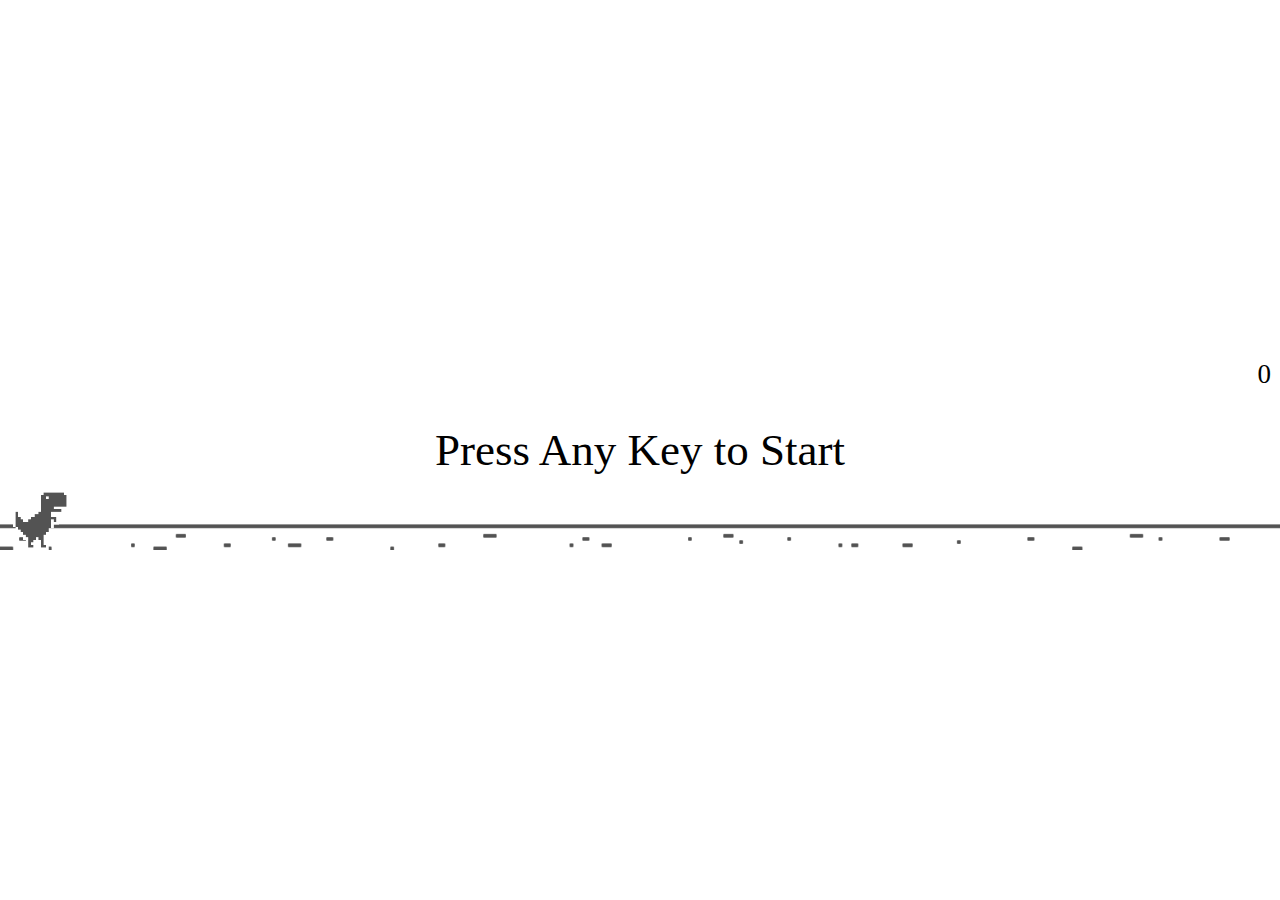
<file: DinoGame/index.html>
<!DOCTYPE html>
<html lang="en">
  <head>
    <meta charset="UTF-8" />
    <meta http-equiv="X-UA-Compatible" content="IE=edge" />
    <meta name="viewport" content="width=device-width, initial-scale=1.0" />
    <title>Game</title>
    <script src="./js/script.js" type="module"></script>
    <script src="./js/ground.js" type="module"></script>
    <link rel="stylesheet" href="./css/style.css" />
    <link
      href="https://cdn.jsdelivr.net/npm/bootstrap@5.1.3/dist/css/bootstrap.min.css"
      rel="stylesheet"
      integrity="sha384-1BmE4kWBq78iYhFldvKuhfTAU6auU8tT94WrHftjDbrCEXSU1oBoqyl2QvZ6jIW3"
      crossorigin="anonymous"
    />
  </head>
  <body>
    <div class="world" data-world>
      <div class="score" data-score>0</div>
      <div class="start-screen" data-start-screen>Press Any Key to Start</div>
      <img src="./img/ground.png" class="ground" alt="" data-ground />
      <img src="./img/ground.png" class="ground" alt="" data-ground />
      <img src="./img/dino-stationary.png" class="dino" alt="" data-dino />
    </div>

    <!-- JQuery cdn -->
    <script
      src="https://code.jquery.com/jquery-3.6.0.slim.js"
      integrity="sha256-HwWONEZrpuoh951cQD1ov2HUK5zA5DwJ1DNUXaM6FsY="
      crossorigin="anonymous"
    ></script>
    <!-- bootstrap JS files -->
    <script
      src="https://cdn.jsdelivr.net/npm/bootstrap@5.1.3/dist/js/bootstrap.bundle.min.js"
      integrity="sha384-ka7Sk0Gln4gmtz2MlQnikT1wXgYsOg+OMhuP+IlRH9sENBO0LRn5q+8nbTov4+1p"
      crossorigin="anonymous"
    ></script>
  </body>
</html>
</file>
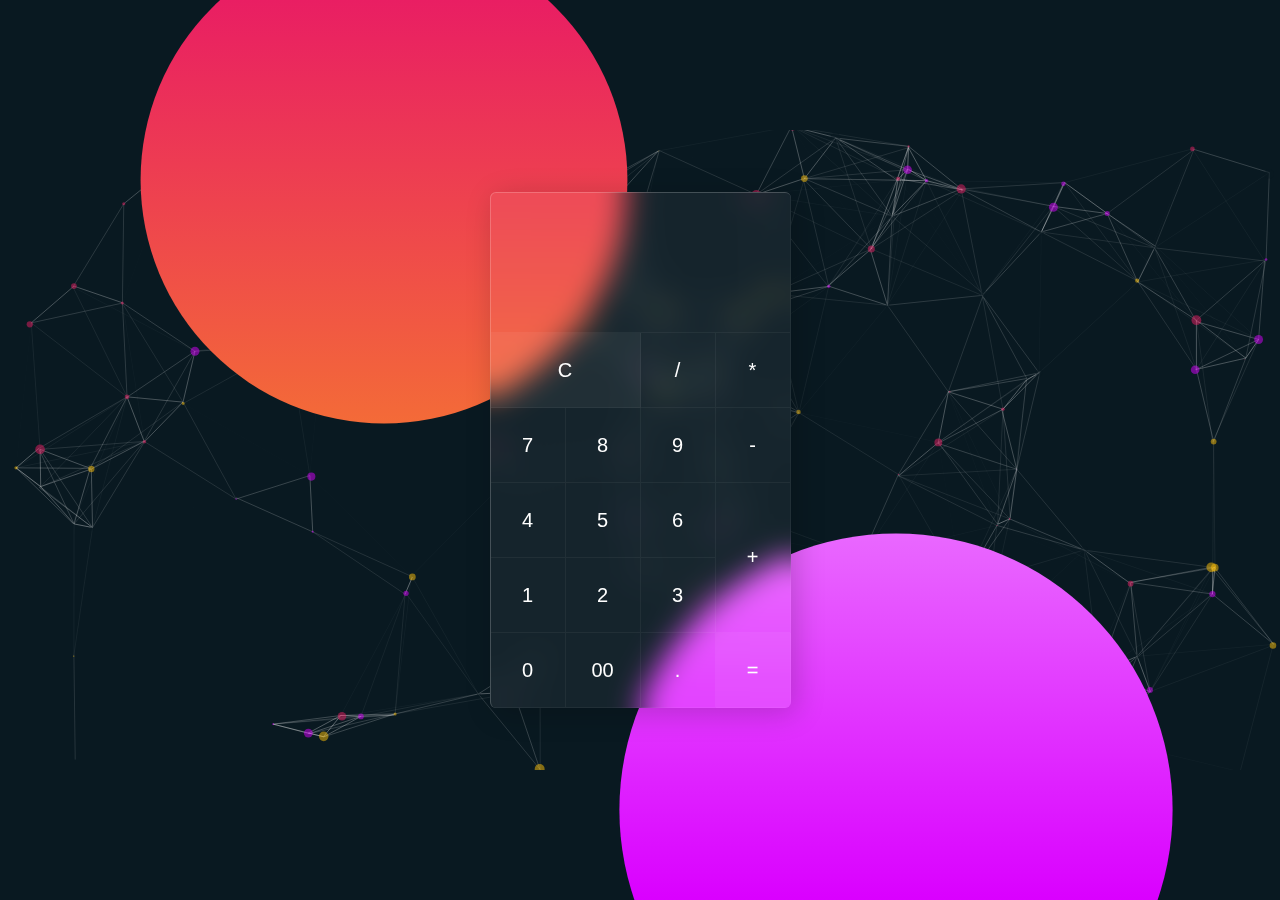
<file: Glassmorphism_Calculator/index.html>
<!DOCTYPE html>
<html>
<head>
	<title>Calculator</title>
	<link rel="stylesheet" type="text/css" href="css/style.css">
</head>
<body id="particles-js">
	<div class="container">
			<form class="calculator" name="calc">
				<input type="text" readonly class="value" name="txt"/>
				<span class="num clear" onclick="calc.txt.value=''">C</span>
				<span class="num" onclick="document.calc.txt.value += '/'">/</span>
				<span class="num" onclick="document.calc.txt.value += '*'">*</span>
				<span class="num" onclick="document.calc.txt.value += '7'">7</span>
				<span class="num" onclick="document.calc.txt.value += '8'">8</span>
				<span class="num" onclick="document.calc.txt.value += '9'">9</span>
				<span class="num" onclick="document.calc.txt.value += '-'">-</span>
				<span class="num" onclick="document.calc.txt.value += '4'">4</span>
				<span class="num" onclick="document.calc.txt.value += '5'">5</span>
				<span class="num" onclick="document.calc.txt.value += '6'">6</span>
				<span class="num plus" onclick="document.calc.txt.value += '+'">+</span>
				<span class="num" onclick="document.calc.txt.value += '1'">1</span>
				<span class="num" onclick="document.calc.txt.value += '2'">2</span>
				<span class="num" onclick="document.calc.txt.value += '3'">3</span>
				<span class="num" onclick="document.calc.txt.value += '0'">0</span>
				<span class="num" onclick="document.calc.txt.value += '00'">00</span>
				<span class="num" onclick="document.calc.txt.value += '.'">.</span>
				<span class="num equal" onclick="document.calc.txt.value = eval(calc.txt.value)">=</span>			
			</form>
		</div>
	
	<script src="js/particles.js"></script>
	<script src="js/app.js"></script>
	<script type="text/javascript" src="js/vanilla-tilt.js"></script>
	<script type="text/javascript">
	VanillaTilt.init(document.querySelector(".container"), {
		max: 15,
		speed: 400,
		glare: true,
		"max-glare": 0.2
	});
	</script>
	
</body>
</html>
</file>
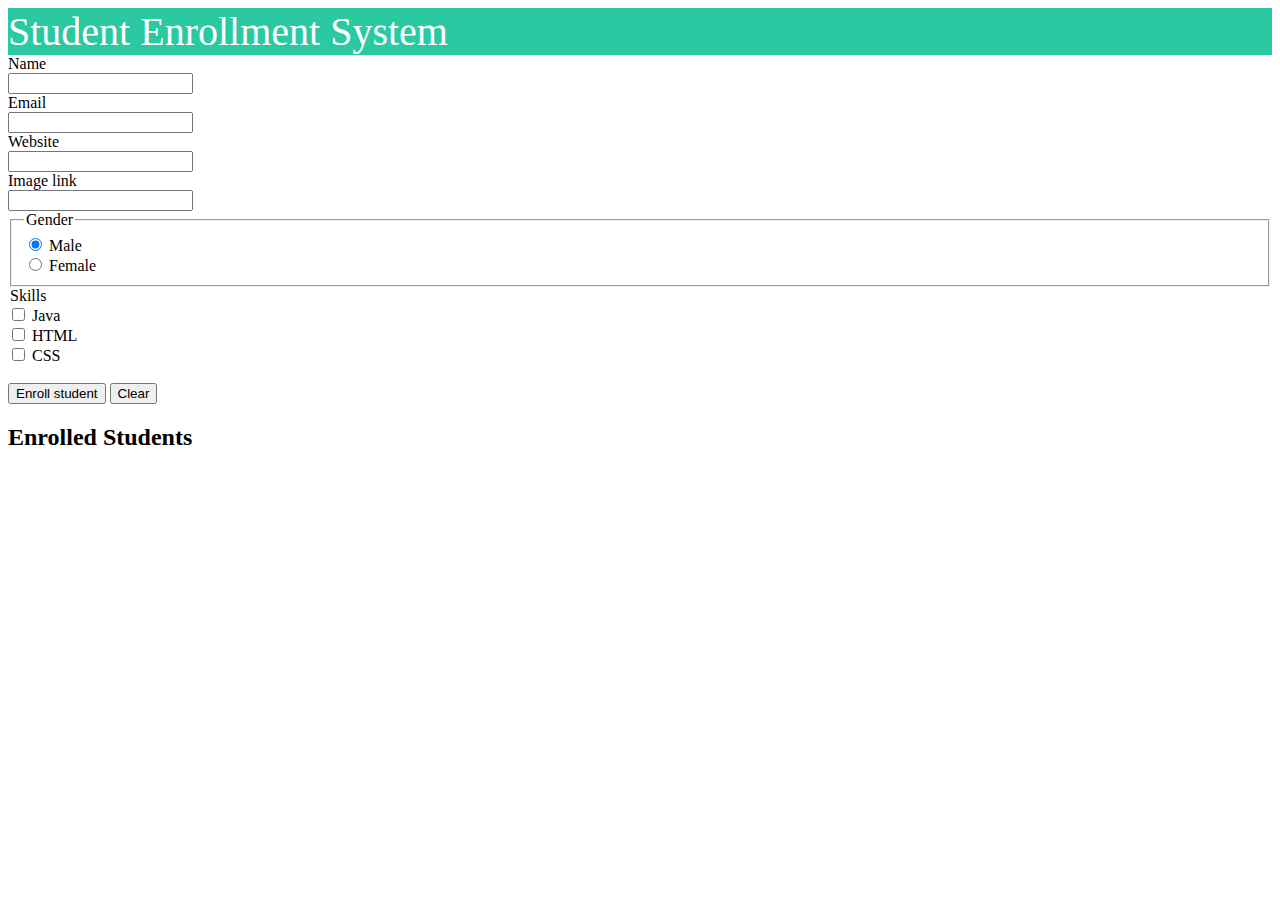
<file: LoginInfo/index.html>
<!DOCTYPE HTML>
<html>
    <head>
        <link href="https://cdn.jsdelivr.net/npm/bootstrap@5.0.0-beta3/dist/css/bootstrap.min.css" rel="stylesheet" integrity="sha384-eOJMYsd53ii+scO/bJGFsiCZc+5NDVN2yr8+0RDqr0Ql0h+rP48ckxlpbzKgwra6" crossorigin="anonymous">
        <title>Student Enrollment System></title>
        <script src="srcript.js"></script>
        <style>
            tr:nth-child(even){
                background-color: rgb(206, 245, 148);
            }
            
        </style>
    </head>
    <body>
        <nav class="navbar" style="background-color: rgb(42, 201, 161);">
            <div class=" container-fluid mt-3 mb-3">
              <a class="mx-auto"href="#" style="text-decoration: none;color:white;font-size:40px ;">Student Enrollment System</a>
            </div>
        </nav>
        <div class="container">
            <div class="row">
              <div class="col-sm">
                <form class="needs-validation" novalidate>
                    <div class="row mb-3 mt-3">
                      <label for="inputEmail3" class="col-sm-2 col-form-label">Name</label>
                      <div class="col-sm-7">
                        <input type="text" class="form-control" id="nameId">
                      </div>
                    </div>
                    <div class="row mb-3 mt-3">
                        <label for="inputEmail3" class="col-sm-2 col-form-label">Email</label>
                        <div class="col-sm-7">
                          <input type="email" class="form-control" id="emailId">
                        </div>
                    </div>
                    <div class="row mb-3 mt-3">
                        <label for="inputEmail3" class="col-sm-2 col-form-label">Website</label>
                        <div class="col-sm-7">
                            <input type="text" class="form-control" id="websiteId">
                        </div>
                    </div>
                    <div class="row mb-3 mt-3">
                        <label for="inputEmail3" class="col-sm-2 col-form-label">Image link</label>
                        <div class="col-sm-7">
                            <input type="url" class="form-control" id="linkId">
                        </div>
                    </div>
                    <fieldset class="row mb-3">
                      <legend class="col-form-label col-sm-2 pt-0">Gender</legend>
                      <div class="col-sm-7">
                        <div class="form-check" id='genderIDs'>
                          <input class="form-check-input" type="radio" name="gridRadios" id="gridRadios1" value="Male" checked>
                          <label class="form-check-label" for="gridRadios1">
                            Male
                          </label>
                        </div>
                        <div class="form-check">
                          <input class="form-check-input" type="radio" name="gridRadios" id="gridRadios2" value="Female" >
                          <label class="form-check-label" for="gridRadios2">
                            Female
                          </label>
                        </div>
                    </fieldset>
                 
                    <div class="col mb-3 mt-3" id="skillsIDs">
                        <legend class="col-form-label col-sm-2 pt-0">Skills</legend>
                        <div class="form-check form-check-inline">
                            <input class="form-check-input" type="checkbox" name="opt" id="inlineCheckbox1" value="Java">
                            <label class="form-check-label" for="inlineCheckbox1">Java</label>
                          </div>
                          <div class="form-check form-check-inline">
                            <input class="form-check-input" type="checkbox" name="opt" id="inlineCheckbox2" value="HTML">
                            <label class="form-check-label" for="inlineCheckbox2">HTML</label>
                          </div>
                          <div class="form-check form-check-inline">
                            <input class="form-check-input" type="checkbox" name="opt" id="inlineCheckbox3" value="CSS">
                            <label class="form-check-label" for="inlineCheckbox3">CSS</label>
                          </div>
                    </div>
                    <br>
                    <button type="button" onclick="validate()" class="btn btn-primary btn-lg">Enroll student</button>
                    <button type="button" class="btn btn-danger btn-lg mx-2">Clear</button>
                  </form>
            </div>
            <div class="col-sm">
                <h2 class="text-center pt-3 mb-5">Enrolled Students </h2>
                <!-- <table class="table table-bordered" id="my-table">
                    <thead>
                        <tr style="background-color: greenyellow;">
                            <th colspan="4" scope="col">Description</th>
                            <th scope="col">Image</th>
                        </tr>
                    </thead>
                    <tbody>
                        <tr>
                            <td colspan="4">Mark</td>
                            <td>Otto</td>
                        </tr>
                        <tr>
                            <td colspan="4">Thornton</td>
                            <td>@fat</td>
                        </tr>
                        <tr>
                            <td colspan="4">the Bird</td>
                            <td>@twitter</td>
                        </tr>
                    </tbody>
                </table> -->
                <table class="table table-borderd">

                </table>
               
               






              </div>
            </div>
        </div>
        <script src="https://cdn.jsdelivr.net/npm/bootstrap@5.0.0-beta3/dist/js/bootstrap.bundle.min.js" integrity="sha384-JEW9xMcG8R+pH31jmWH6WWP0WintQrMb4s7ZOdauHnUtxwoG2vI5DkLtS3qm9Ekf" crossorigin="anonymous"></script>
    </body>
</html>
</file>
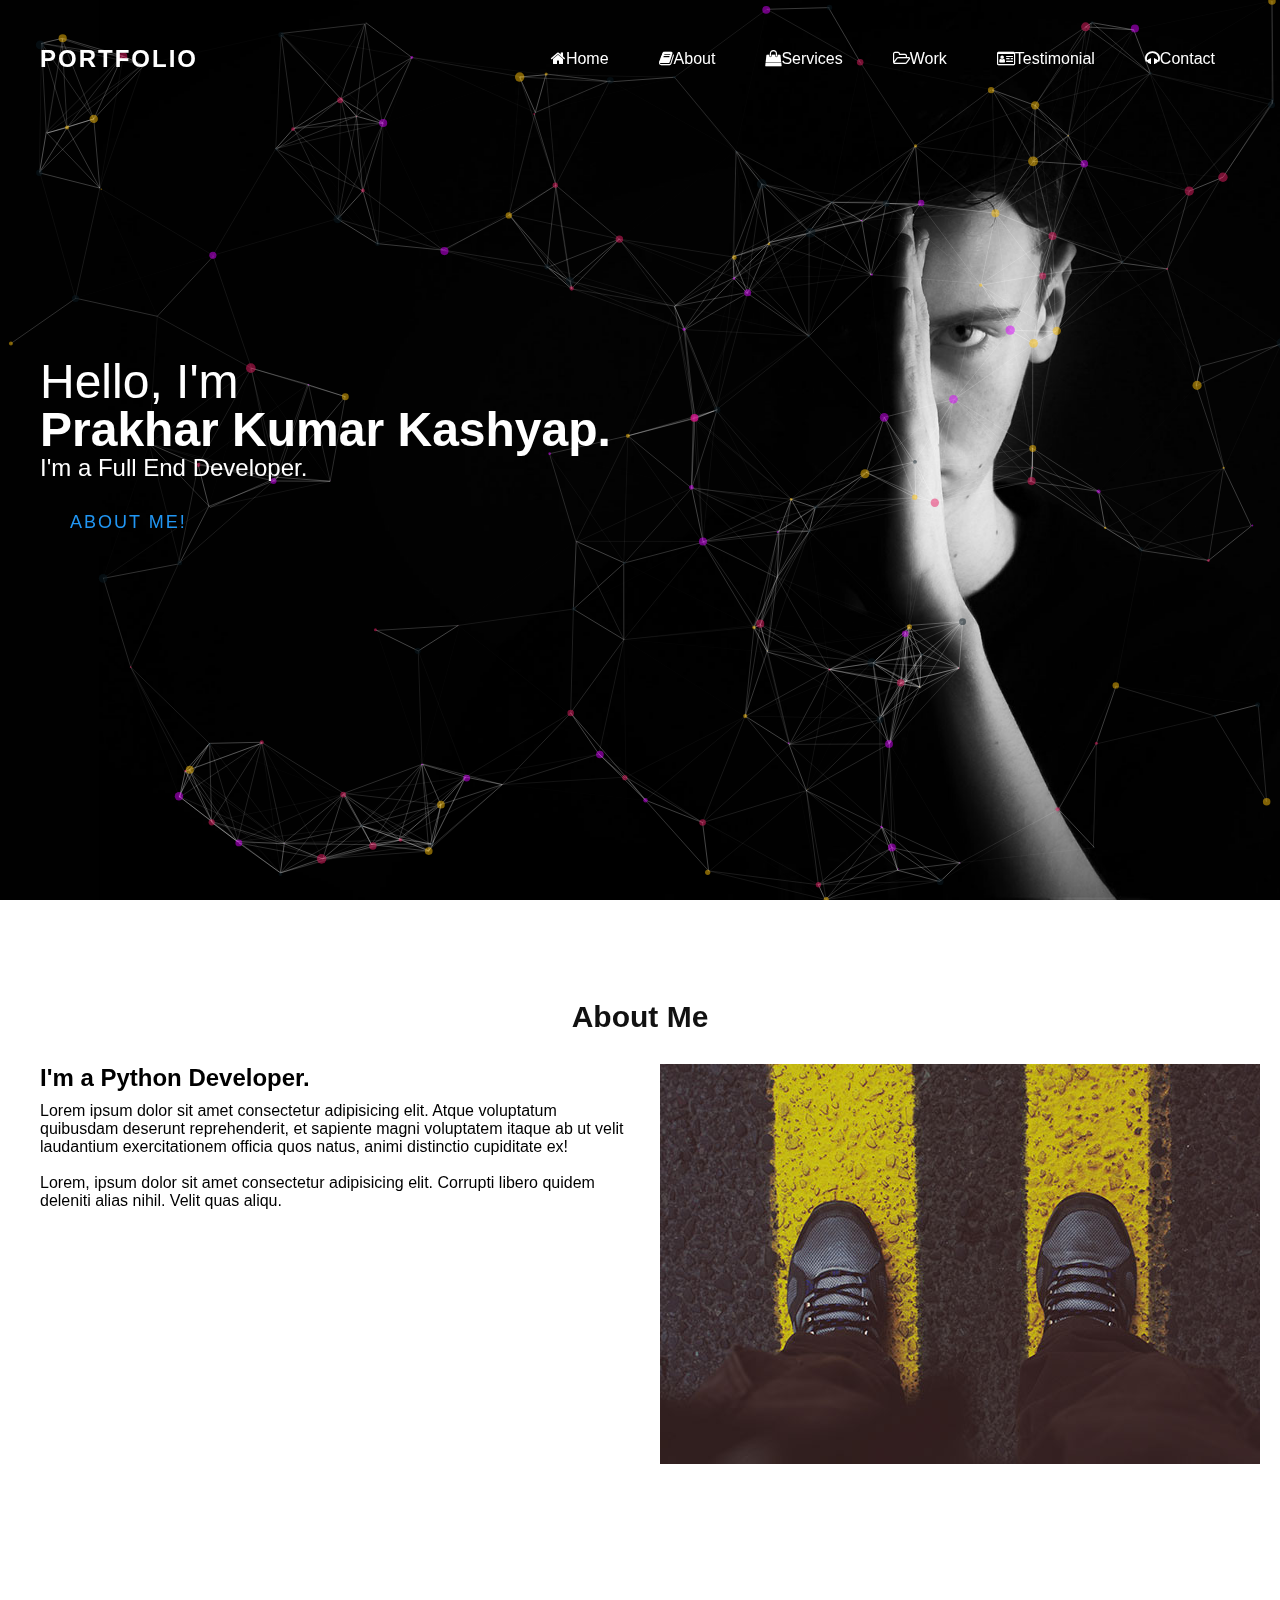
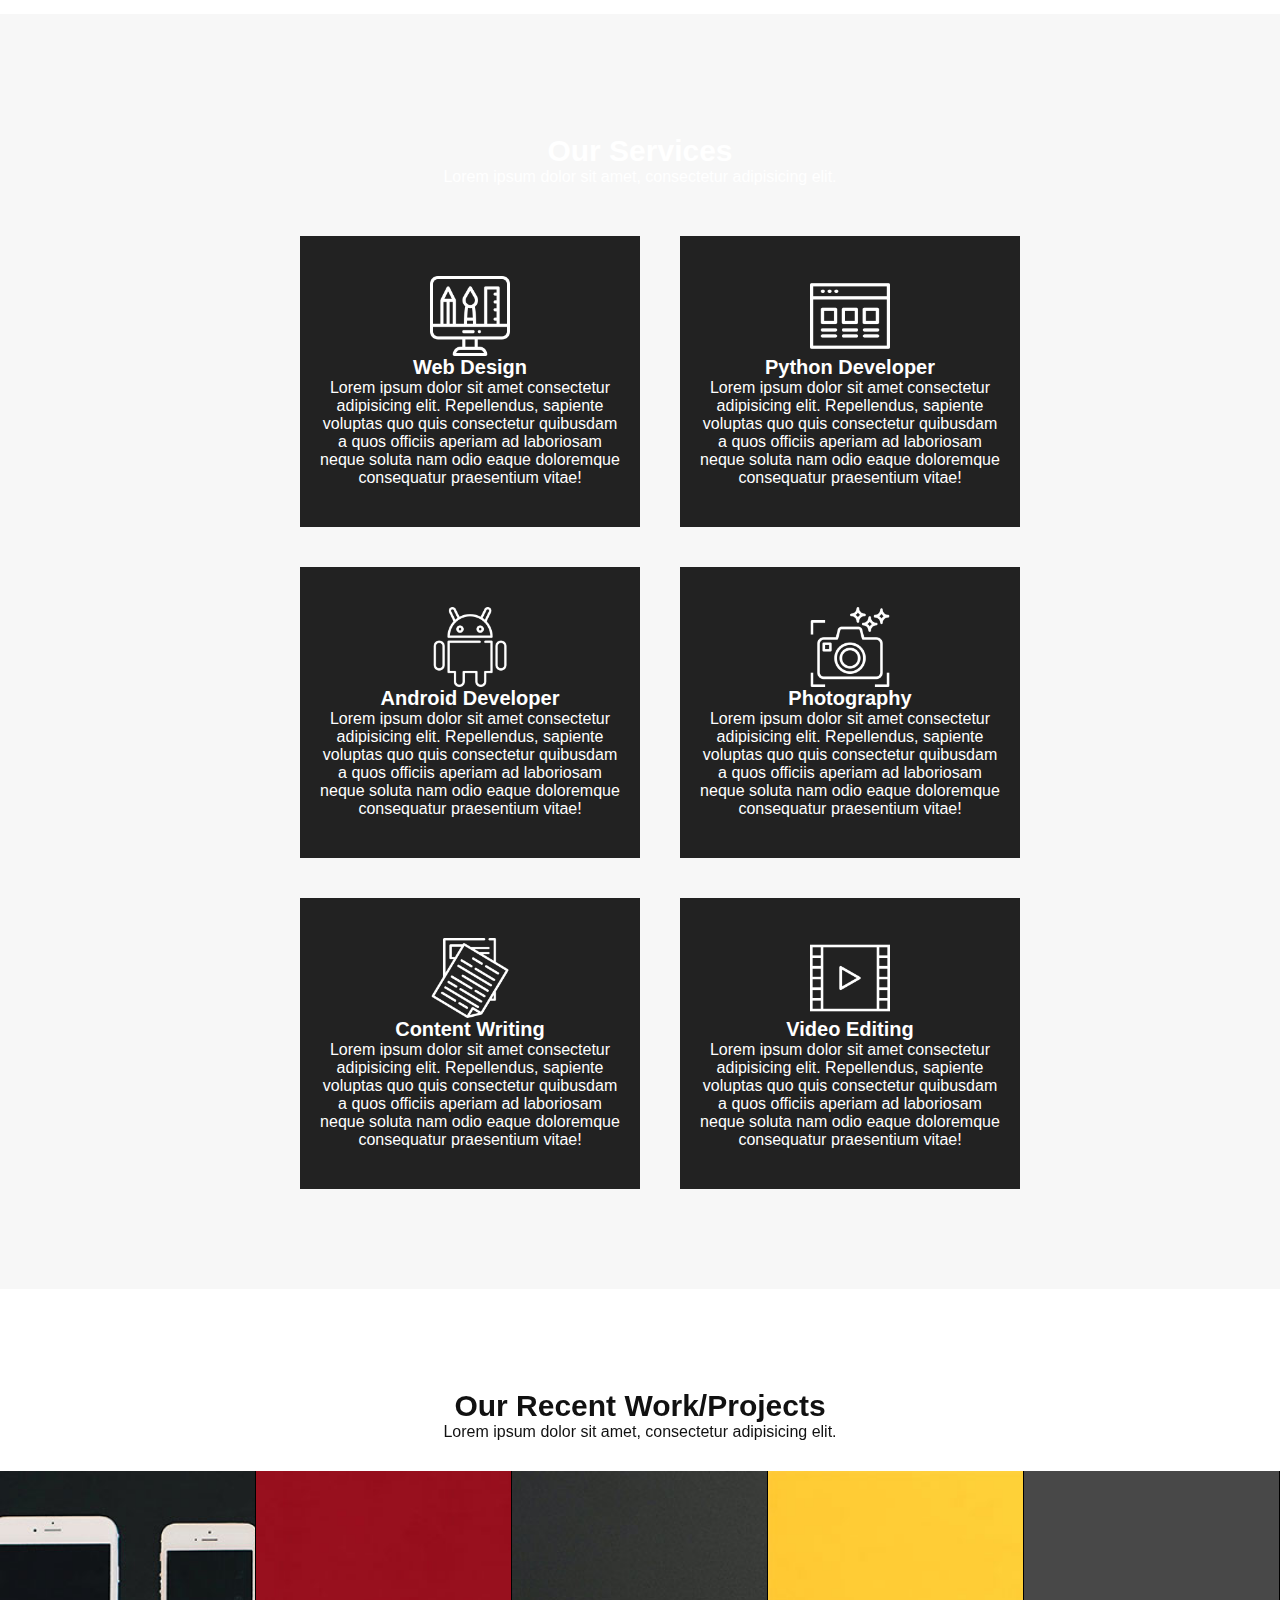
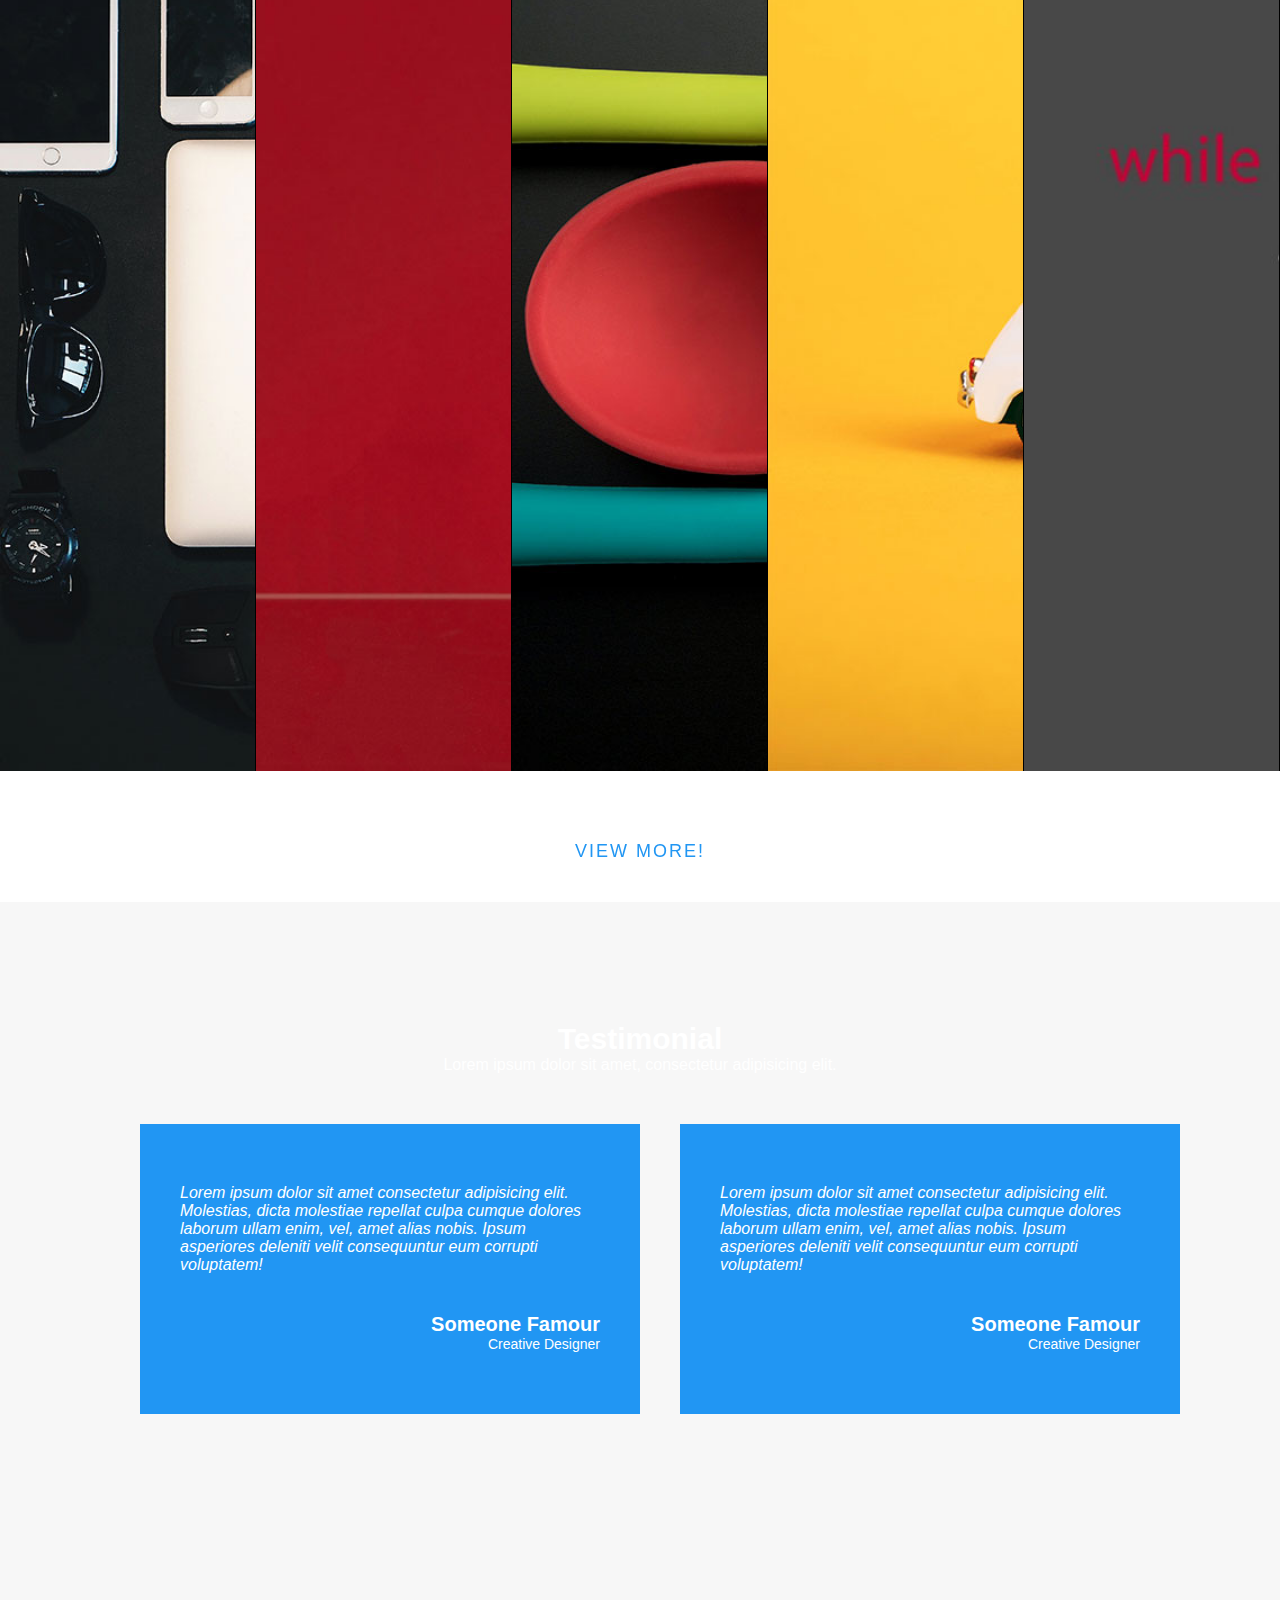
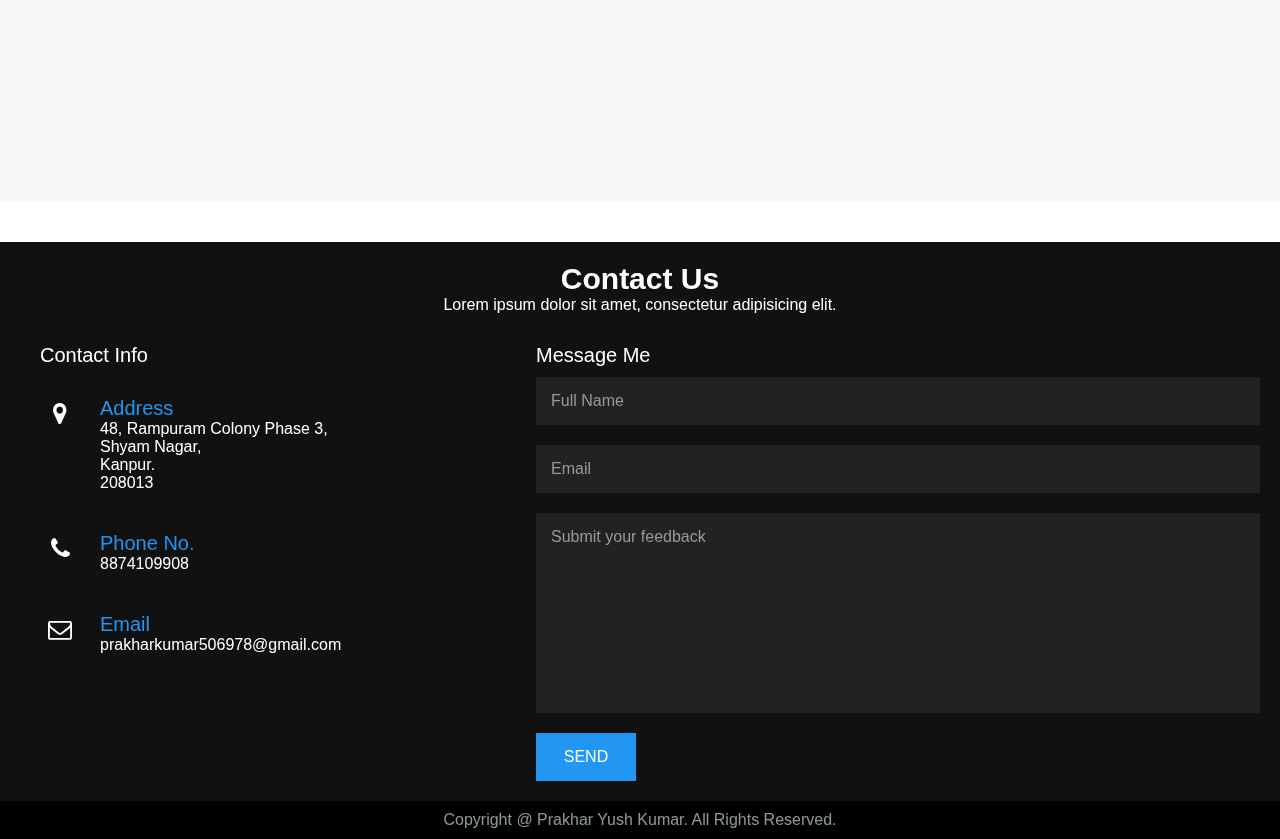
<file: Portfolio_Website/index.html>
<html lang="en">
    <head>
        <meta name="viewport" content="width=device-width, initial-scale=1.0">
        <meta charset="UTF-8">
        <title>Personal Portfolio Website</title>
        <link href="https://stackpath.bootstrapcdn.com/font-awesome/4.7.0/css/font-awesome.min.css" rel="stylesheet"
            integrity="sha384-wvfXpqpZZVQGK6TAh5PVlGOfQNHSoD2xbE+QkPxCAFlNEevoEH3Sl0sibVcOQVnN" crossorigin="anonymous">
        <link rel="stylesheet" href="css/style.css">
    </head>
    <body>
        <div id="particles-js"></div>
        <!---------------------- Front Page ----------------------------->
        <header>
            <a href="#home" class="logo">Portfolio</a>
            <div class="toggle" onclick="toggleMenu()"></div>
            <ul>
                <li><a href="#home" class="activ"><i class="fa fa-home home"></i>Home</a></li>
                <li><a href="#about"><i class="fa fa-book"></i>About</a></li>
                <li><a href="#services"><i class="fa fa-shopping-bag"></i>Services</a></li>
                <li><a href="#work"><i class="fa fa-folder-open-o"></i>Work</a></li>
                <li><a href="#testimonial"><i class="fa fa-id-card-o"></i>Testimonial</a></li>
                <li><a href="#contact"><i class="fa fa-headphones"></i>Contact</a></li>
            </ul>
        </header>
        <section class="banner" id="home">
            <div class="textBx">
                <h2>Hello, I'm <br><span>Prakhar Kumar Kashyap.</span></h2>
                <h3>I'm a Full End Developer.</h3>
                <a href="#about" class="btn">
                    <span></span>
                    <span></span>
                    <span></span>
                    <span></span>
                    About Me!</a>
            </div>
        </section>

        <!------------------------- About section ----------------------->
        <section class="about" id="about">
            <div class="heading">
                <h2>About Me</h2>
            </div>
            <div class="content">
                <div class="contentBx w50">
                    <h3>I'm a Python Developer.</h3>
                    <p>Lorem ipsum dolor sit amet consectetur adipisicing 
                        elit. Atque voluptatum quibusdam deserunt 
                        reprehenderit, et sapiente magni voluptatem itaque 
                        ab ut velit laudantium exercitationem officia quos 
                        natus, animi distinctio cupiditate ex!<br><br>
                        Lorem, ipsum dolor sit amet consectetur adipisicing 
                        elit. Corrupti libero quidem deleniti alias nihil. 
                        Velit quas aliqu.
                    </p>
                </div>
                <div class="w50">
                    <img src="images/img1.jpg" class="img">
                </div>
            </div>
        </section>

    
        <!-------------------- Services section ----------------------------->
        <section class="services" id="services"> 
            <div class="heading white">
                <h2>Our Services</h2>
                <p>Lorem ipsum dolor sit amet, consectetur adipisicing elit.</p>
            </div>
            <div class="content">
                <div class="servicesBx">
                    <img src="images/icon1.png">
                    <h2>Web Design</h2>
                    <p>Lorem ipsum dolor sit amet consectetur adipisicing elit. Repellendus, sapiente voluptas quo quis consectetur quibusdam a quos officiis aperiam ad laboriosam neque soluta nam odio eaque doloremque consequatur praesentium vitae!</p>
                </div>
                <div class="servicesBx">
                    <img src="images/icon2.png">
                    <h2>Python Developer</h2>
                    <p>Lorem ipsum dolor sit amet consectetur adipisicing elit. Repellendus, sapiente voluptas quo quis consectetur
                        quibusdam a quos officiis aperiam ad laboriosam neque soluta nam odio eaque doloremque consequatur praesentium
                        vitae!</p>
                </div>
                <div class="servicesBx">
                    <img src="images/icon3.png">
                    <h2>Android Developer</h2>
                    <p>Lorem ipsum dolor sit amet consectetur adipisicing elit. Repellendus, sapiente voluptas quo quis consectetur
                        quibusdam a quos officiis aperiam ad laboriosam neque soluta nam odio eaque doloremque consequatur praesentium
                        vitae!</p>
                </div>
                <div class="servicesBx">
                    <img src="images/icon4.png">
                    <h2>Photography</h2>
                    <p>Lorem ipsum dolor sit amet consectetur adipisicing elit. Repellendus, sapiente voluptas quo quis consectetur
                        quibusdam a quos officiis aperiam ad laboriosam neque soluta nam odio eaque doloremque consequatur praesentium
                        vitae!</p>
                </div>
                <div class="servicesBx">
                    <img src="images/icon5.png">
                    <h2>Content Writing</h2>
                    <p>Lorem ipsum dolor sit amet consectetur adipisicing elit. Repellendus, sapiente voluptas quo quis consectetur
                        quibusdam a quos officiis aperiam ad laboriosam neque soluta nam odio eaque doloremque consequatur praesentium
                        vitae!</p>
                </div>
                <div class="servicesBx">
                    <img src="images/icon6.png">
                    <h2>Video Editing</h2>
                    <p>Lorem ipsum dolor sit amet consectetur adipisicing elit. Repellendus, sapiente voluptas quo quis consectetur
                        quibusdam a quos officiis aperiam ad laboriosam neque soluta nam odio eaque doloremque consequatur praesentium
                        vitae!</p>
                </div>
            </div>
        </section>

        <!--------------- Work section ------------------------>

        <section class="work" id="work">
            <div class="heading">
                <h2>Our Recent Work/Projects</h2>
                <p>Lorem ipsum dolor sit amet, consectetur adipisicing elit.</p>
            </div>
            <!-- <div class="content">
                <div class="workBx">
                    <img src="images/product1.jpg">
                </div>
                <div class="workBx">
                    <img src="images/product2.jpg">
                </div>
                <div class="workBx">
                    <img src="images/product3.jpg">
                </div>
                <div class="workBx">
                    <img src="images/product4.jpg">
                </div>
                <div class="workBx">
                    <img src="images/product5.jpg">
                </div>
                <div class="workBx">
                    <img src="images/product6.jpg">
                </div>
            </div> -->

            <ul class="workBx">
                <li>
                    <div class="workContent">
                        <h2>What is this picture?</h2><br>
                        <p>Lorem ipsum dolor sit amet, Prakhar Kumar Kashyap consectetur dipisicing elit, sed do eiusmod
                            tempor incididunt ut labore et dolore magna aliqua. Ut enim ad minim veniam.
                        </p>
                    </div>
                </li>
                <li>
                    <div class="workContent">
                        <h2>What is this picture?</h2><br>
                        <p>Lorem ipsum dolor sit amet, consectetur dipisicing elit, sed do eiusmod
                            tempor incididunt ut labore et dolore magna aliqua. Ut enim ad minim veniam.
                        </p>
                    </div>
                </li>
                <li>
                    <div class="workContent">
                        <h2>What is this picture?</h2><br>
                        <p>Lorem ipsum dolor sit amet, consectetur dipisicing elit, sed do eiusmod
                            tempor incididunt ut labore et dolore magna aliqua. Ut enim ad minim veniam.
                        </p>
                    </div>
                </li>
                <li>
                    <div class="workContent">
                        <h2>What is this picture?</h2><br>
                        <p>Lorem ipsum dolor sit amet, consectetur dipisicing elit, sed do eiusmod
                            tempor incididunt ut labore et dolore magna aliqua. Ut enim ad minim veniam.
                        </p>
                    </div>
                </li>
                <li>
                    <div class="workContent">
                        <h2>What is this picture?</h2><br>
                        <p>Lorem ipsum dolor sit amet, consectetur dipisicing elit, sed do eiusmod
                            tempor incididunt ut labore et dolore magna aliqua. Ut enim ad minim veniam.
                        </p>
                    </div>
                </li>
            </ul>




            <div class="heading">
                <a href="#work" class="btn">
                    <span></span>
                    <span></span>
                    <span></span>
                    <span></span>
                    View More!</a>
            </div>
        </section>
        
        <!------------ Testimonial section -------------------->
        <section class="testimonial" id="testimonial">
            <div class="heading">
                <h2>Testimonial</h2>
                <p>Lorem ipsum dolor sit amet, consectetur adipisicing elit.</p>
            </div>
            <div class="content">
                <div class="testimonialBx">
                    <p>Lorem ipsum dolor sit amet consectetur adipisicing elit. Molestias, dicta molestiae repellat culpa cumque dolores laborum ullam enim, vel, amet alias nobis. Ipsum asperiores deleniti velit consequuntur eum corrupti voluptatem!</p>
                    <h3>Someone Famour<br><span>Creative Designer</span></h3>
                </div>
                <div class="testimonialBx">
                    <p>Lorem ipsum dolor sit amet consectetur adipisicing elit. Molestias, dicta molestiae repellat culpa cumque dolores
                        laborum ullam enim, vel, amet alias nobis. Ipsum asperiores deleniti velit consequuntur eum corrupti voluptatem!
                    </p>
                    <h3>Someone Famour<br><span>Creative Designer</span></h3>
                </div>
            </div>
        </section>

        <!-------------------- Contact section ----------------->

        <section class="contact" id="contact">
            <div class="heading white">
                <h2>Contact Us</h2>
                <p>Lorem ipsum dolor sit amet, consectetur adipisicing elit.</p>
            </div>
            <div class="content">
                <div class="contactInfo">
                    <h3>Contact Info</h3>
                    <div class="contactInfoBx">
                        <div class="box">
                            <div class="icon">
                                <i class="fa fa-map-marker"></i>
                            </div>
                            <div class="text">
                                <h3>Address</h3>
                                <p>48, Rampuram Colony Phase 3,<br>Shyam Nagar,<br>Kanpur.<br>208013</p>
                            </div>
                        </div>
                        <div class="box">
                            <div class="icon">
                                <i class="fa fa-phone"></i>
                            </div>
                            <div class="text">
                                <h3>Phone No.</h3>
                                <p>8874109908</p>
                            </div>
                        </div>
                        <div class="box">
                            <div class="icon">
                                <i class="fa fa-envelope-o"></i>
                            </div>
                            <div class="text">
                                <h3>Email</h3>
                                <p>prakharkumar506978@gmail.com</p>
                            </div>
                        </div>
                    </div>
                </div>
                <div class="formBx">
                    <form>
                        <h3>Message Me</h3>
                        <input type="text" name="" placeholder="Full Name">
                        <input type="email" name="" placeholder="Email">
                        <textarea placeholder="Submit your feedback"></textarea>
                        <input type="submit" value="Send">
                    </form>
                </div>
            </div>
        </section>

        <!--------------- copyright section ------------------->
        <div class="copyright">
            <p>Copyright @ Prakhar Yush Kumar. All Rights Reserved.</p>
        </div>

        <script src="js/particles.js"></script>
        <script src="js/app.js"></script>
        <script type="text/javascript" src="js/vanilla-tilt.js"></script>
        <script type="text/javascript">
            window.addEventListener('scroll', function () {
                var header = document.querySelector('header');
                header.classList.toggle('sticky', window.scrollY > 0);
            });
        </script>
        <script type="text/javascript">
            VanillaTilt.init(document.querySelectorAll(".servicesBx"), {
                max: 25,
                speed: 400,
                glare: true,
                "max-glare": 0.7
            });
        </script>
    </body>
</html>
</file>
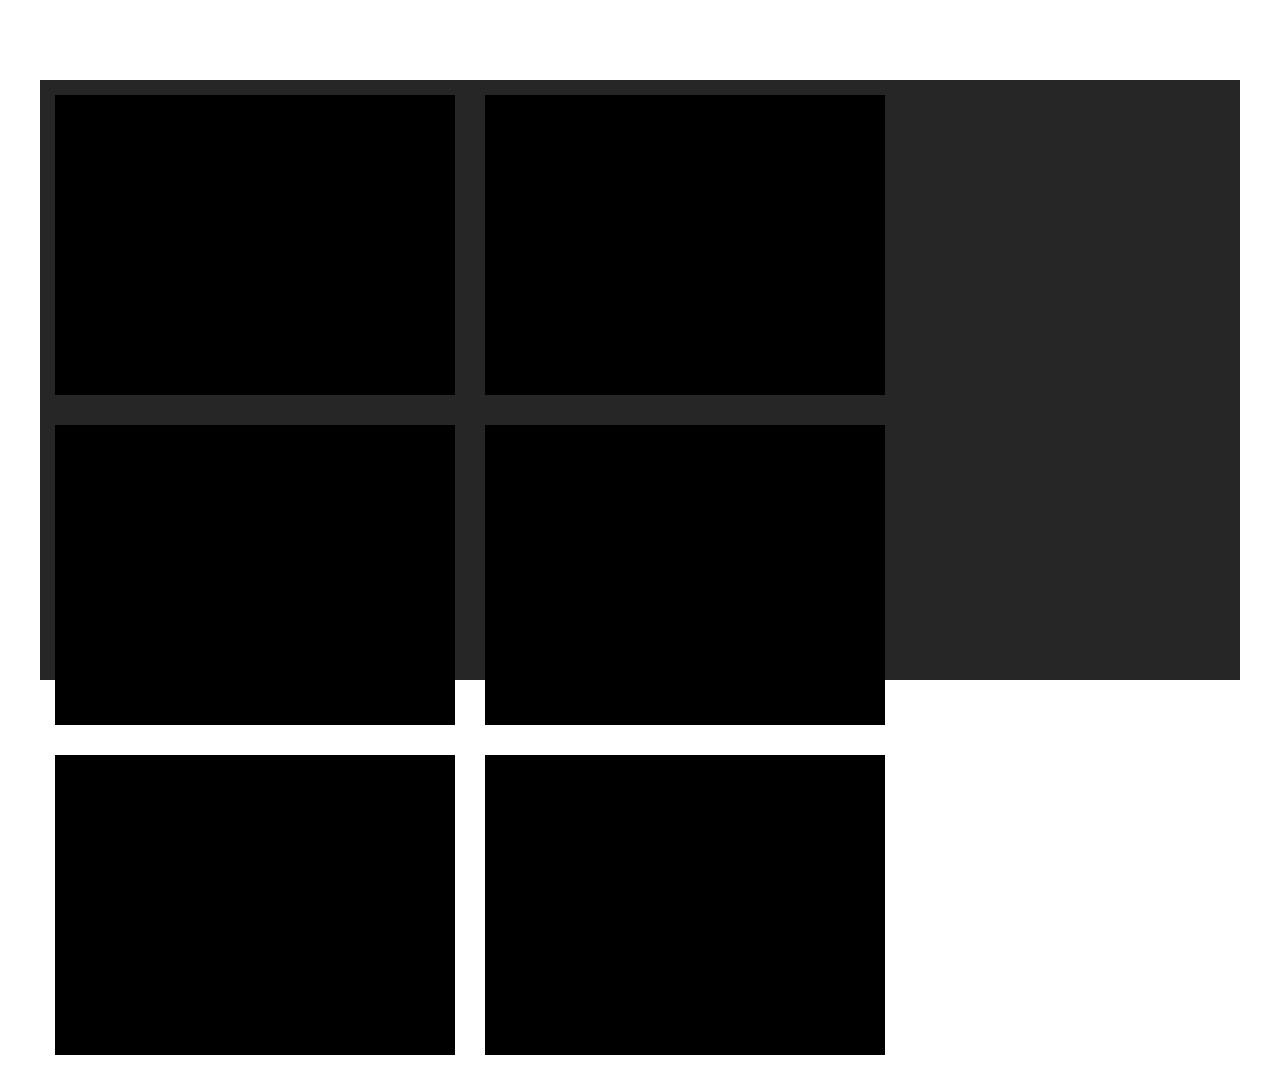
<file: image_hover.html>
<!DOCTYPE html>
<html>
<head>
	<title>Image</title>
	<link rel="stylesheet" type="text/css" href="ihover.css">
</head>
<body>
	<div class="container">
		<div class="box"></div>
		<div class="box"></div>
		<div class="box"></div>
		<div class="box"></div>
		<div class="box"></div>
		<div class="box"></div>
	</div>
</body>
</html>
</file>
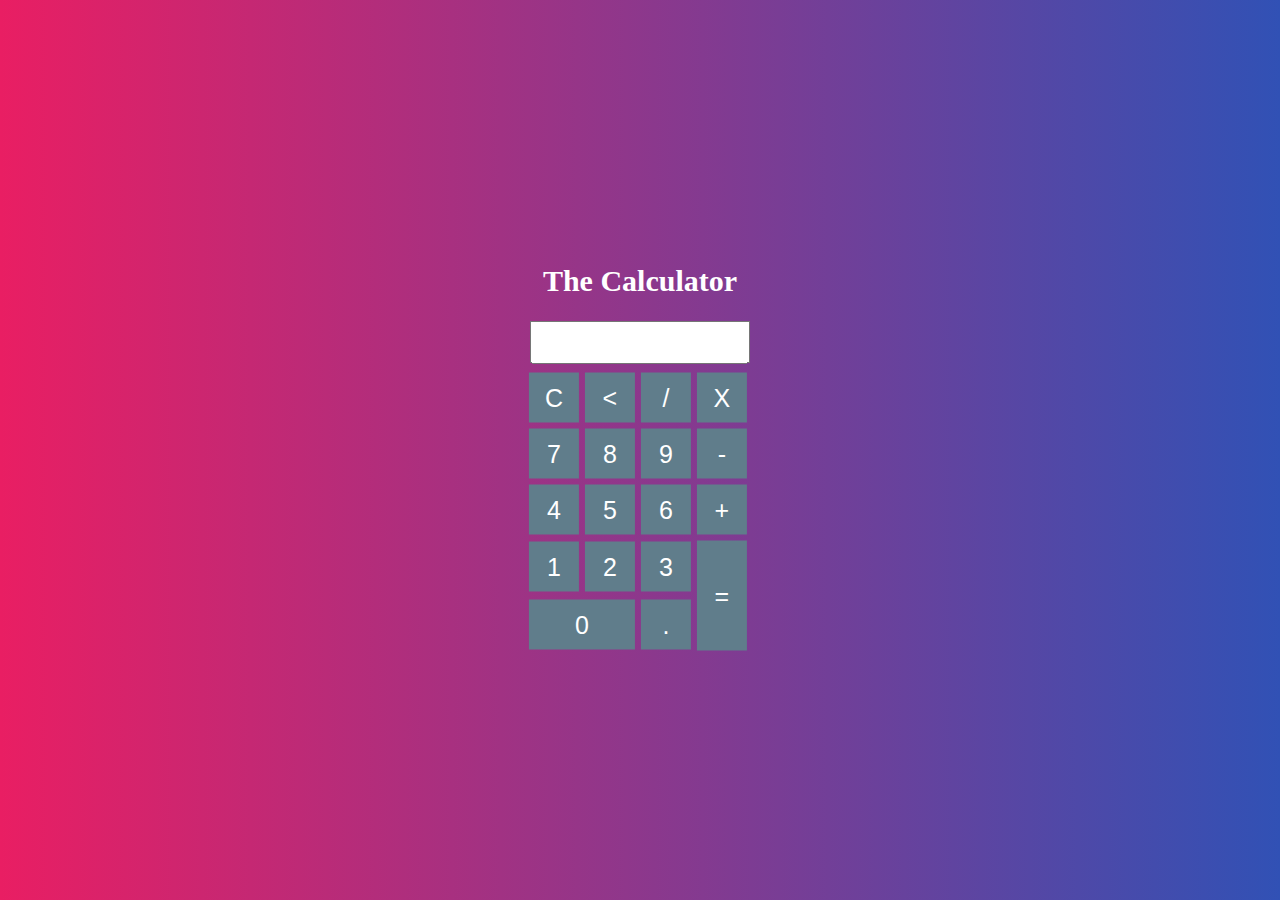
<file: Calculator_JavaScript/calci.html>
<html>
    <head>
        <title>Calculator</title>
        <script>
            function insert(num){
                document.form.textview.value = document.form.textview.value + num;
            }
            function equal(){
                var res = document.form.textview.value;
                if(res){
                    document.form.textview.value = eval(res);
                }
            }
            function clean(){
                document.form.textview.value = "";
            }
            function back(){
                var exp = document.form.textview.value;
                document.form.textview.value = exp.substring(0, exp.length-1);
            }
        </script>
        <link href="calcu.css" type="text/css" rel="stylesheet">
    </head>
    <body>
        <div class="bg"></div>
        <div class="main">
                <h2 id="heading">The Calculator</h2>
            <form name="form">
                <input class="textview" name="textview">
            </form>
            <table>
                <tr>
                    <td><input class="button" type="button" value="C" onclick="clean()"></td>
                    <td><input class="button" type="button" value="<" onclick="back('<')"></td>
                    <td><input class="button" type="button" value="/" onclick="insert('/')"></td>
                    <td><input class="button" type="button" value="X" onclick="insert('*')"></td>
                </tr>
                <tr>
                    <td><input class="button" type="button" value="7" onclick="insert(7)"></td>
                    <td><input class="button" type="button" value="8" onclick="insert(8)"></td>
                    <td><input class="button" type="button" value="9" onclick="insert(9)"></td>
                    <td><input class="button" type="button" value="-" onclick="insert('-')"></td>
                </tr>
                <tr>
                    <td><input class="button" type="button" value="4" onclick="insert(4)"></td>
                    <td><input class="button" type="button" value="5" onclick="insert(5)"></td>
                    <td><input class="button" type="button" value="6" onclick="insert(6)"></td>
                    <td><input class="button" type="button" value="+" onclick="insert('+')"></td>
                </tr>
                <tr>
                    <td><input class="button" type="button" value="1" onclick="insert(1)"></td>
                    <td><input class="button" type="button" value="2" onclick="insert(2)"></td>
                    <td><input class="button" type="button" value="3" onclick="insert(3)"></td>
                    <td rowspan="5"><input class="button" type="button" style="height: 110;" value="=" onclick="equal()"></td>
                </tr>
                <tr>
                    <td colspan="2"><input class="button" type="button" style="width:106;" value="0" onclick="insert(0)"></td>
                    <td><input class="button" type="button" value="." onclick="insert('.')"></td>
                </tr>

            </table>
        </div>
    </body>
</html>
</file>
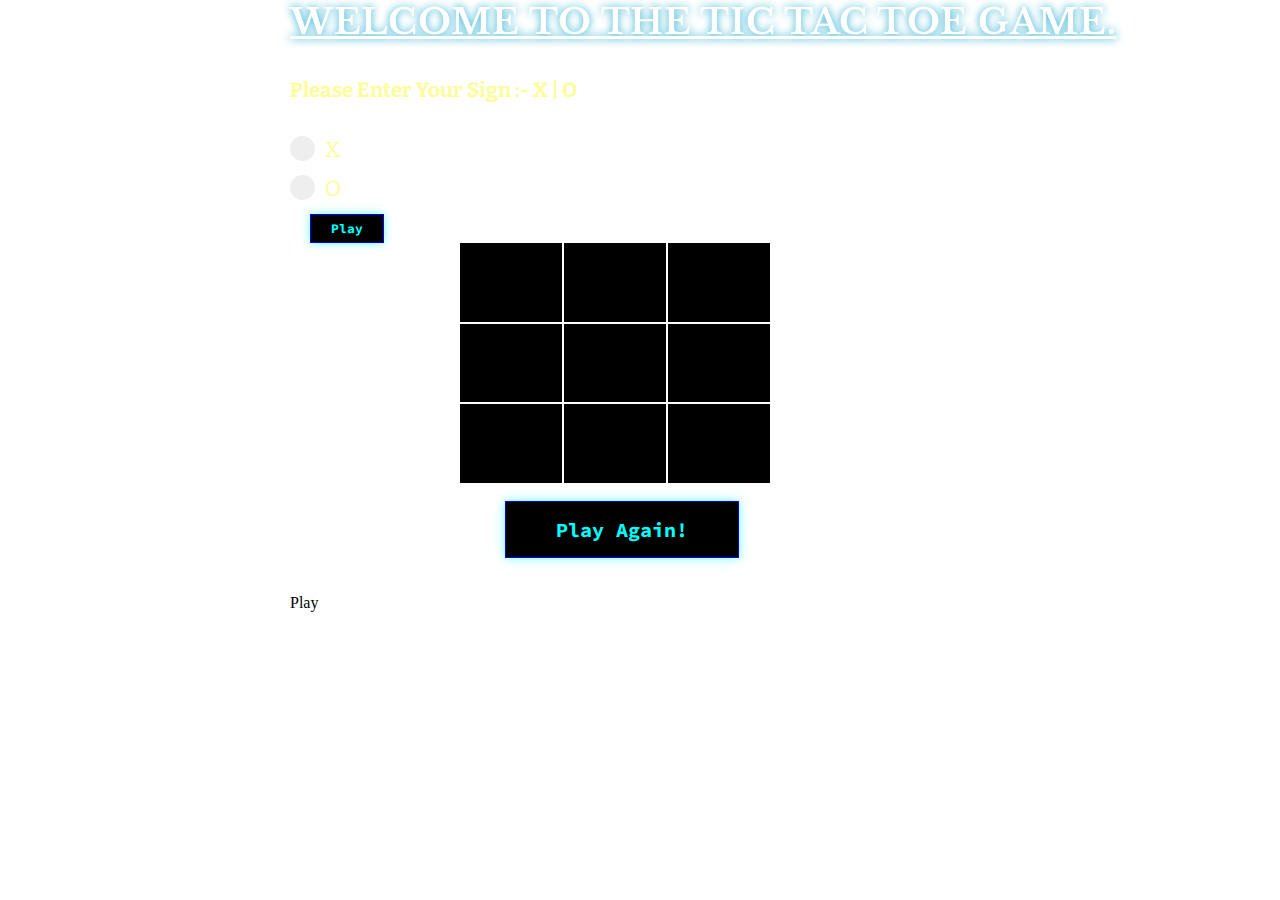
<file: Tic_Tac_Toe/TicTacToeGame.html>
<html>
    <head>
        <title>TicTacToe.</title>
        <link rel="stylesheet" type="text/css" href="game.css">
        <script src ="game.js"></script>
    </head>
    <body >
        <h2><u>Welcome to The Tic Tac Toe Game.</u></h2>
        <div id="message"><h5>Please Enter Your Sign :- X | O </h5>
            <label class="container"> X
                <input type="radio" name="radio" class="sign" value="X">
                <span class="checkmark"></span>
              </label>
              <label class="container"> O
                <input type="radio" name="radio" class="sign" value="O">
                <span class="checkmark"></span>
              </label>
              <button onclick="signing()"  class="option">Play</button>              
        </div>
        <div id = "board">
            <table id="tab" style="cursor: pointer;">
                <tr>
                    <td class="cell" id="0"></td>
                    <td class="cell" id="1"></td>
                    <td class="cell" id="2"></td>
                </tr>
               <tr>
                    <td class="cell" id="3"></td>
                    <td class="cell" id="4"></td>
                    <td class="cell" id="5"></td>
                </tr>
                <tr>
                    <td class="cell" id="6"></td>
                    <td class="cell" id="7"></td>
                    <td class="cell" id="8"></td>
                </tr>
            </table><br>
            <div id="end" style="display: none;">
                <div id="text"></div>
            </div>
            <button onclick="startGame()"  class="btn">Play Again!</button>
        </div><br><br>
    </body>
</htm<button onclick="signing()"  class="btn">Play</button>
</file>
<file: DinoGame/css/style.css>
*,
*::before,
*::after {
  box-sizing: border-box;
  user-select: none;
}

body {
  margin: 0;
  display: flex;
  justify-content: center;
  align-items: center;
  min-height: 100vh;
}

.world {
  overflow: hidden;
  position: relative;
  width: 100%;
  height: 200px;
}

.score {
  position: absolute;
  font-size: 3vmin;
  right: 1vmin;
  top: 1vmin;
}

.start-screen {
  position: absolute;
  font-size: 5vmin;
  top: 50%;
  left: 50%;
  transform: translate(-50%, -50%);
}

.hide {
  display: none;
}

.ground {
  --left: 0;
  position: absolute;
  width: 300%;
  bottom: 0;
  left: calc(var(--left) * 1%);
}

.dino {
  --bottom: 0;
  position: absolute;
  left: 1%;
  height: 30%;
  bottom: calc(var(--bottom) * 1%);
}

.cactus {
  position: absolute;
  left: calc(var(--left) * 1%);
  height: 30%;
  bottom: 0;
}
</file>
<file: Glassmorphism_Calculator/css/style.css>
*{
  margin: 0;
  padding: 0;
  box-sizing: border-box;
  font-family: "Times Now Roman", sans-serif;
}
body{
  display: flex;
  justify-content: center;
  align-items: center;
  min-height: 100vh;
  background: #091921;
}

body::before{
  content: '';
  position: absolute;
  top: 0;
  left: 0;
  width: 100%;
  height: 100%;
  background: linear-gradient(#e91e63, #ffc107);
  clip-path: circle(22% at 30% 20%);
}

body::after{
  content: '';
  position: absolute;
  top: 0;
  left: 0;
  width: 100%;
  height: 100%;
  background: linear-gradient(#ffffff, #da00ff);
  clip-path: circle(25% at 70% 90%);  
}



.container{
  position: absolute;
  background: rgba(255, 255, 255, 0.05);
  border-radius: 6px;
  overflow: hidden;
  z-index: 10;
  backdrop-filter: blur(15px);
  border-top: 1px solid rgba(255, 255, 255, 0.2);
  border-left: 1px solid rgba(255, 255, 255, 0.2);
  box-shadow: 5px 5px 30px rgba(0, 0, 0, 0.2);

}

.container .calculator{
  position: relative;
  display: grid;
}

.container .calculator .value{
  grid-column: span 4;
  height: 140px;
  width: 300px;
  text-align: right;
  border: none;
  outline: none;
  padding: 10px;
  font-size: 30px;
  background: transparent;
  color: #fff;
  border-bottom: 1px solid rgba(255, 255, 255, 0.05);
  border-right: 1px solid rgba(255, 255, 255, 0.05);  
}

.container .calculator span{
  display: grid;
  place-items: center;
  height: 75px;
  width: 75px;
  color: #fff;
  font-weight: 400;
  cursor: pointer;
  font-size: 20px;
  user-select: none;  
  border-bottom: 1px solid rgba(255, 255, 255, 0.05);
  border-right: 1px solid rgba(255, 255, 255, 0.05);
  transition: 0.5s;
}

.container .calculator span:hover{
  transition: 0s;
  background: rgba(255, 255, 255, 0.05);
}

.container .calculator span:active{
  background: #14ff47;
  color: #192f00;
  font-size: 24px;
  font-weight: 500;
}

.container .calculator .clear{
  grid-column: span 2;
  width: 150px;
  background: rgba(255, 255, 255, 0.05);
}

.container .calculator .plus{
  grid-row: span 2;
  height: 150px;
}

.equal{
  background: rgba(255, 255, 255, 0.05);  
}
</file>
<file: Portfolio_Website/css/style.css>
*{
    margin: 0;
    padding: 0;
    box-sizing: border-box;
    font-family: 'Lucida Sans', 'Lucida Sans Regular', 'Lucida Grande', 'Lucida Sans Unicode', Geneva, Verdana, sans-serif;
    scroll-behavior: smooth;
}
#particles-js{
    position: absolute;
    width: 100%;
    height: 100%;
    z-index: -1;
    background-image: url("../bg.jpg");
    background-repeat: no-repeat;
    background-size: cover;
    background-attachment: fixed;
  background-position: center;
  /* background-repeat: no-repeat; */
  /* background-size: cover; */
    
}
.banner{
    
    position: relative;
    min-height: 100vh;
    background-position: right;
    display: flex;
    justify-content: space-between;
    align-items: center;
    padding-left: 40px;
}

.banner h2{
    font-size: 3em;
    color: #ffffff;
    font-weight: 400;
    line-height: 1.0em;
}

.banner h2 span{
    font-size: 1.0em;
    font-weight: 700;
}

.banner h3{
    font-size: 1.5em;
    color: #ffffff;
    font-weight: 500;
    
}

.btn{
    position: relative;
    /* background-color: #2196f3; */
    display: inline-block;
    color: #2196f3;
    margin-top: 20px;
    padding: 10px 30px;
    font-size: 18px;
    text-transform: uppercase;
    text-decoration: none;
    letter-spacing: 2px;
    font-weight: 500;
    overflow: hidden;
    transition: 0.2s;
}

.btn span{
    position: absolute;
    display: block;
}

.btn span:nth-child(1){
    top: 0;
    left: -100%;
    width: 100%;
    height: 2px;
    background: linear-gradient(90deg, transparent, #2196f3);
}

.btn:hover span:nth-child(1){
    left: 100%;
    transition: 1s;
}

.btn span:nth-child(3){
    bottom: 0;
    right: -100%;
    width: 100%;
    height: 2px;
    background: linear-gradient(270deg, transparent, #2196f3);
}

.btn:hover span:nth-child(3){
    right: 100%;
    transition: 1s;
    transition-delay: 0.5s;
}

.btn span:nth-child(2){
    top: -100%;
    right: 0;
    width: 2px;
    height: 100%;
    background: linear-gradient(180deg, transparent, #2196f3);
}

.btn:hover span:nth-child(2){
    top: 100%;
    transition: 1s;
    transition-delay: 0.25s;
}

.btn span:nth-child(4){
    bottom: -100%;
    left: 0;
    width: 2px;
    height: 100%;
    background: linear-gradient(360deg, transparent, #2196f3);
}

.btn:hover span:nth-child(4){
    bottom: 100%;
    transition: 1s;
    transition-delay: 0.75s;
}

.btn:hover{
    color: #fff;
    background: #2196f3;
    box-shadow: 0 0 10px #2196f3,
                0 0 40px #2196f3,
                0 0 80px #2196f3;
    transition-delay: 1s;
    
}

header{
    position: fixed;
    top: 0;
    left: 0;
    width: 100%;
    padding: 40px 40px;
    z-index: 500;
    display: flex;
    justify-content: space-between;
    align-items: center;
    transition: 0.5s;
}

header.sticky{
    background: #ffffff;
    padding: 20px 40px;
    box-shadow: 0 5px 20px rgba(0, 0, 0, 0.1);
}

header .logo{
    color: #ffffff;
    font-size: 24px;
    text-transform: uppercase;
    text-decoration: none;
    font-weight: 700;
    letter-spacing: 2px;
}

header.sticky .logo{
    color: #111111;
}

header ul{
    position: relative;
    display: flex;
}

header ul li{
    position: relative;
    list-style: none;
}

header ul li a{
    position: relative;
    padding: 10px 10px;
    display: inline-block;
    margin: 0 15px;
    color: #ffffff;
    text-decoration: none;
}
header ul li a.active, 
header ul li a:hover{
    background: #2196f3;
}

header.sticky ul li a{
    color: #111111;
}

.about{
    margin-bottom: 150px;
    padding-top: 60px;
}

.heading{
    width: 100%;
    text-align: center;
    margin-bottom: 30px;
    margin-top: 40px;
    color: #111111;
}

.heading h2{
    font-size: 30px;
    font-weight: 600;
}

.content{
    margin-left: 40px;
    display: flex;
    justify-content: space-between;
}

.contentBx{
    padding-right: 30px;
}

.contentBx h3{
    font-size: 24px;
    margin-bottom: 10px;
}

.w50{
    min-width: 50%;
}

img{
    max-width: 100%;
}

.services{
    background: #f7f7f7;
    padding: 80px;
    background-image: url("../bg.jpg");
    min-height: 100%;
      position: relative;
  /* opacity: 0.65; */
  background-attachment: fixed;
  background-position: center;
  background-repeat: no-repeat;
  background-size: cover;
    padding-top: 60px;
}

.heading.white{
    padding-top: 20px;
    color: #fff;
}

.services .content{
    display: flex;
    justify-content: center;
    flex-wrap: wrap;
    flex-direction: row;
}

.services .content .servicesBx{
    padding: 40px 20px;
    background: #222;
    color: #fff;
    max-width: 340px;
    margin: 20px;
    text-align: center;
    transition: 0.5s;
}

.services .content .servicesBx:hover{
    background-color: #2196f3;
} 

.services .content .servicesBx img{
    max-width: 80px;
    filter: invert(1);
}

.services .content .servicesBx h2{
    font-size: 20px;
    font-weight: 600;
}

.work{
    padding-top: 60px;
}

/* .work .content{
    position: relative;
    display: flex;
    justify-content: center;
    padding: 100px;
    flex-wrap: wrap;
}

.work .content .workBx{
    width: 33%;
    
    box-sizing: border-box;
    background: #fff;
    margin-bottom: 20px;
    box-shadow: 0 5px 10px rgba(0, 0, 0, .8);
    
}

.work .content .workBx img{
    
    max-width: 100%;
} */
.workBx{
	position: relative;
	top: 0;
	left: 0;
	width: 100%;
	height: 100vh;
	background: #ccc;
	margin: 0;
	padding: 0;
}

.workBx li{
	list-style: none;
	position: relative;
	width: 20%;
	height: 100%;
	border-right: 1px solid #000;
	float: left;
    box-sizing: border-box;
    text-align: center;
	transition: 0.5s;
	overflow: hidden;
}

.workBx li:nth-child(1){
	background: url(../images/product1.jpg);
	background-size: cover;
	background-position: left; 
}

.workBx li:nth-child(2){
	background: url(../images/product2.jpg);
	background-size: cover;
	background-position: left; 
}

.workBx li:nth-child(3){
	background: url(../images/product3.jpg);
	background-size: cover;
	background-position: left; 
}

.workBx li:nth-child(4){
	background: url(../images/product4.jpg);
	background-size: cover;
	background-position: left; 
}
.workBx li:nth-child(5){
	background: url(../images/product5.jpg);
	background-size: cover;
	background-position: left;
	 
}

.workBx:hover li{
	width: 10%;
}

.workBx li:hover{
	width: 60%;
}

.workBx li .workContent{
	position: absolute;
	bottom: -100%;
    width: 100%;
    height: 15%;
	background: rgba(0, 0, 0, .8);
	box-sizing: border-box;
    color: #fff;
    opacity: 0;
    
}

.workBx li:hover .workContent{
	bottom: 0;
	transition: 0.5s;
	transition-delay: 0.5s;
	opacity: 1;
}


.testimonial{
    background: #f7f7f7;
    padding: 80px;
    background-image: url("../bg.jpg");
    min-height: 100%;
      position: relative;
  /* opacity: 0.65; */
  background-attachment: fixed;
  background-position: center;
  background-repeat: no-repeat;
  background-size: cover;
}

.testimonial .heading {
    color: white
}

.testimonial .content{
    display: flex;
    justify-content: space-between;
    flex-wrap: wrap;
}

.testimonial .content .testimonialBx{
    max-width: calc(50% - 40px);
    padding: 60px 40px;
    margin: 20px;
    background: #2196f3;
}

.testimonial .content .testimonialBx p{
    color: #fff;
    font-style: italic;
    font-size: 16px;
    font-weight: 300;
}

.testimonial .content .testimonialBx h3{
    margin-top: 40px;
    text-align: end;
    color: #fff;
    font-weight: 600;
    font-size: 20px;
    line-height: 1em;
}

.testimonial .content .testimonialBx h3 span{
    font-size: 14px;
    font-weight: 400;
}

.contact{
    background: #111;
}

.formBx{
    min-width: 60%;
}

.formBx form{
    display: flex;
    flex-direction: column;
}

.formBx form h3, .contactInfo h3{
    color: #fff;
    font-size: 20px;
    font-weight: 500;
    margin-bottom: 10px;
}

.formBx form input, .formBx form textarea{
    margin-bottom: 20px;
    padding: 15px;
    margin-right: 20px;
    font-size: 16px;
    border: none;
    outline: none;
    background: #222;
    resize: none;
}

.formBx form textarea{
    min-height: 200px;
}

.formBx form input::placeholder, 
.formBx form textarea::placeholder{
    color: #999;
}

.formBx form input[type="submit"]{
    max-width: 100px;
    background: #2196f3;
    color: #fff;
    cursor: pointer;
    text-transform: uppercase;
}

.contactInfo{
    min-width: 40%;
}

.contactInfoBx{
    position: relative;   
}

.contactInfoBx .box{
    position: relative;
    padding: 20px 0;
    display: flex;
}

.contactInfoBx .box .icon{
    min-width: 40px;
    padding-top: 4px;
    color: #fff;
    display: flex;
    justify-content: center;
    align-items: flex-start;
    font-size: 24px;
}

.contactInfo .box .text{
    display: flex;
    margin-left: 20px;
    font-size: 16px;
    color: #fff;
    flex-direction: column;
    font-weight: 300;
}

.contactInfoBx .box .text h3{
    font-weight: 500;
    color: #2196f3;
    margin-bottom: 0;
}

.copyright{
    background-color: #000;
    color: rgba(226, 240, 248, 0.616);
    text-align: center;
    padding: 10px;
}
</file>
<file: ihover.css>
*{
	margin: 0;
	padding: 0;
	font-family: "Times Now Roman", sans-serif;
}

.container{
	position: relative;
	width: 1200px;
	height: 600px;
	margin: 80px auto 0;
	background: #262626;
}

.container .box{
	position: relative;
	width: 400px;
	height: 300px;
	background: #000;
	float: left;
	margin: 15px;
	

}
</file>
<file: Calculator_JavaScript/calcu.css>
*{
    margin: 0;
    padding: 0;
}
.button{
    width: 50;
    height: 50;
    font-size: 25;
    margin: 2;
    cursor: pointer;
    background: #607d8b;
    border: None;
    color: white; 

}
.textview{
    width: 220;
    margin: 5;
    font-size: 25;
    padding: 5;
    color: #607d8b;
}
.main{
    position: absolute;
    top: 50%;
    left: 50%;
    transform: translateX(-50%) translateY(-50%);
}
.bg{
    background: linear-gradient(to right, #e91e63, #3151b5);
    height: 100%;
}
#heading{
    color: white;
    font-size: 30px;
    margin: 18;
    
}
</file>
<file: Tic_Tac_Toe/game.css>
@import url('https://fonts.googleapis.com/css?family=Mansalva|Turret+Road|Bitter|Libre+Baskerville&display=swap');
@import url('https://fonts.googleapis.com/css?family=Lobster|Pacifico|Source+Code+Pro&display=swap');
@import url('https://fonts.googleapis.com/css?family=Lobster&display=swap');
body{
    width: 700px;
    margin: auto;
    background-image: url("E:\\Customization\\Deep Blue by Irving GFM\\game.jpg");             
    background-position: center;
    background-repeat: repeat;
    background-size: cover;

}
h2{
    font-family: "Libre Baskerville";
    position: relative;
    font-weight: 700;
    font-size: 35px;
    color: #fff;
    letter-spacing: 0.02em;
    text-transform: uppercase;
    text-shadow: 0 0 0.25em #1da9cc;
    user-select: none;
    white-space: nowrap;
    filter: blur(0.007em);
}   
#message{
    color: rgb(253, 252, 154);
    font-size: 25px;
    font-family: "Bitter";
    text-shadow: 0 0 3px #fff;
}


.container {
    display: block;
    position: relative;
    padding-left: 35px;
    margin-bottom: 12px;
    cursor: pointer;
    font-size: 22px;
    -webkit-user-select: none;
    -moz-user-select: none;
    -ms-user-select: none;
    user-select: none;
  }

 .container input {
    position: absolute;
    opacity: 0;
    cursor: pointer;
  }
  .checkmark {
    position: absolute;
    top: 0;
    left: 0;
    height: 25px;
    width: 25px;
    background-color: #eee;
    border-radius: 50%;
  }
  
  .container:hover input ~ .checkmark {
    background-color: rgb(145, 135, 135);
  }
  
  .container input:checked ~ .checkmark {
    background-color: #2196F3;
  }
  .checkmark:after {
    content: "";
    position: absolute;
    display: none;
  }
  .container input:checked ~ .checkmark:after {
    display: block;
  }

  .container .checkmark:after {
    top: 9px;
    left: 9px;
    width: 8px;
    height: 8px;
    border-radius: 50%;
    background: white;
  }

.option{
    font-family: "Source Code Pro";
    margin-left: 20px;
    background-color: black;
    color:cyan;
    border: 1px solid blue;
    padding: 5px 20px;
    font-weight: bold;
    font-size: 13px;
    text-align: center;
    text-shadow: white;
    text-decoration: none;
    display: inline-block;
    box-shadow:
        0 0 10px rgb(113, 247, 247);
}





#board{
    padding-left: 170px;        

}
table{
    background-color: black;
    border-collapse: collapse;
}
td{
    border : 2px solid white;
    height: 80px;
    width: 100px;
    text-align: center;
    color: white;
    font-size: 40px;
    font-family: 'Lobster';
    text-shadow: 0 0 20px cyan;
    
}

table tr:first-child td{
    border-top: 0;
}
table tr:last-child td{
    border-bottom: 0;
}
table tr td:first-child{
    border-left: 0;
}
table tr td:last-child{
    border-right: 0;
}

.btn{
    font-family: "Source Code Pro";
    margin-left: 45px;
    background-color: black;
    color:cyan;
    border: 1px solid blue;
    padding: 15px 50px;
    font-weight: bold;
    font-size: 20px;
    text-align: center;
    text-shadow: white;
    text-decoration: none;
    display: inline-block;
    box-shadow:
        0 0 10px rgb(113, 247, 247);
}

.btn:hover{
    box-shadow: 0 0 4px rgb(113, 247, 247);
    font-size: 17px;
    padding: 14px 49px;
    margin-left: 50px;

}
#end{
    display: none;
    width: 200px;
    top: 300px;
    background-color: rgba(205, 133, 63, 0.8);
    position: absolute;
    left: 50%;
    margin-left: -120px;
    padding-top: 50px;
    padding-bottom: 50px;
    text-align: center;
    border-radius: 5px;
    color: white;
    font-size: 2em;
}
</file>
